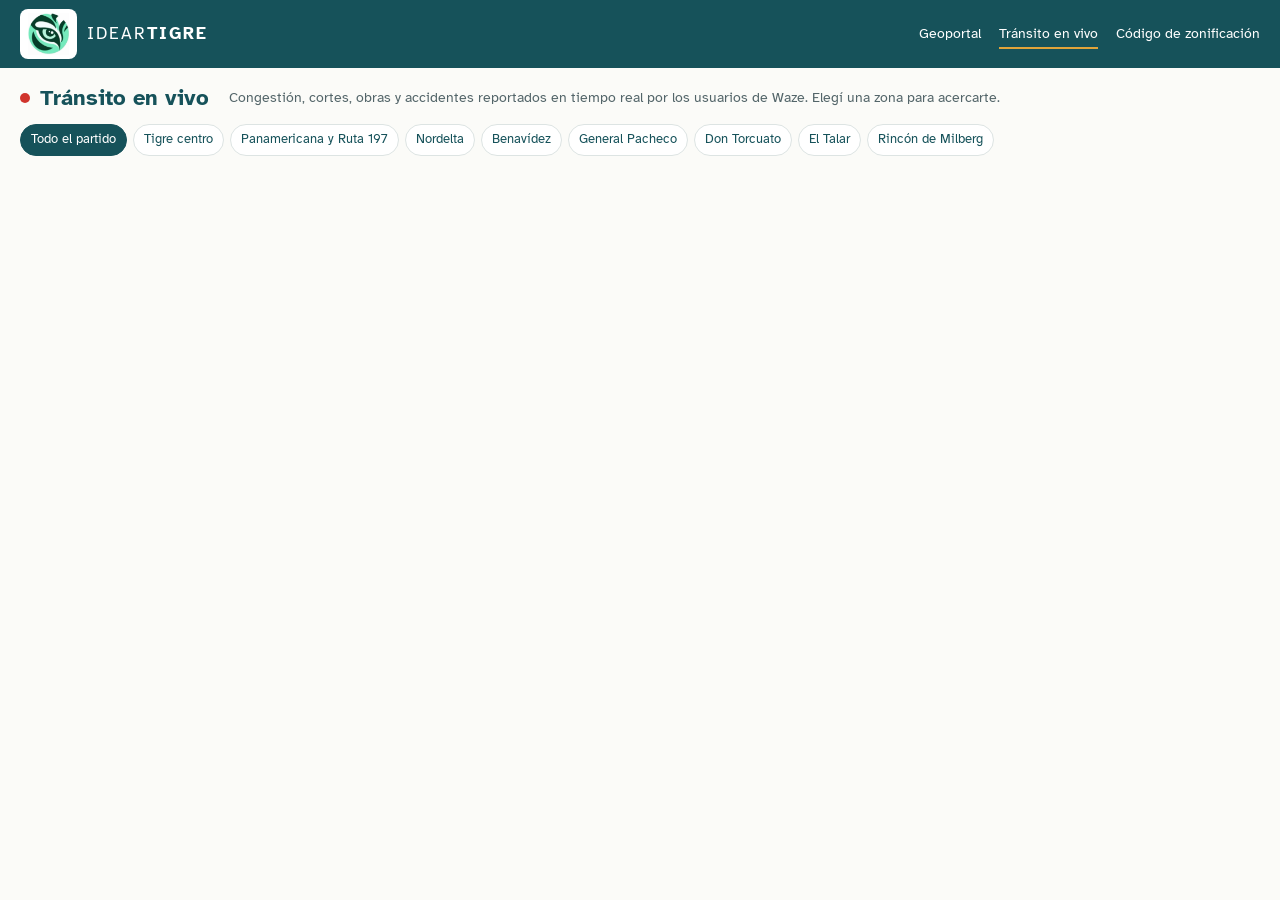
<file: transito.html>
<!DOCTYPE html>
<html lang="es">
<head>
  <meta charset="utf-8">
  <meta name="viewport" content="width=device-width, initial-scale=1">
  <title>Tránsito en vivo · Geoportal de Tigre</title>
  <meta name="description" content="Tránsito en tiempo real en el partido de Tigre: congestión, cortes y accidentes reportados en Waze.">
  <link rel="icon" href="data:image/svg+xml,<svg xmlns='http://www.w3.org/2000/svg' viewBox='0 0 100 100'><text y='.9em' font-size='90'>🗺️</text></svg>">
  <link rel="preconnect" href="https://fonts.googleapis.com">
  <link rel="preconnect" href="https://fonts.gstatic.com" crossorigin>
  <link href="https://fonts.googleapis.com/css2?family=Atkinson+Hyperlegible:ital,wght@0,400;0,700;1,400&display=swap" rel="stylesheet">
  <link rel="stylesheet" href="css/estilos.css">
</head>
<body class="pagina">
  <header class="barra">
    <a class="marca" href="./" aria-label="IDEAR Tigre, inicio">
      <img src="logo-idear.jpeg" alt="" onerror="this.remove()">
      <span class="marca-texto">IDEAR<strong>TIGRE</strong></span>
    </a>
    <nav class="barra-nav" aria-label="Secciones">
      <a href="./">Geoportal</a>
      <a href="transito.html" aria-current="page">Tránsito en vivo</a>
      <a href="zonificacion.html">Código de zonificación</a>
    </nav>
  </header>

  <main class="transito">
    <div class="transito-cabecera">
      <h1>Tránsito en vivo</h1>
      <p>Congestión, cortes, obras y accidentes reportados en tiempo real por los usuarios de Waze. Elegí una zona para acercarte.</p>
      <div class="saltos" id="saltos" role="group" aria-label="Ir a una zona"></div>
    </div>
    <iframe id="waze" class="marco-waze" title="Mapa de tránsito en vivo de Waze, centrado en Tigre"
      src="https://embed.waze.com/es/iframe?zoom=12&lat=-34.4300&lon=-58.6200"
      allowfullscreen loading="lazy"></iframe>
  </main>

  <script>
    // Zonas para acercar el mapa de Waze: el partido completo y los principales accesos
    const zonas = [
      { nombre: "Todo el partido", lat: -34.4300, lon: -58.6200, zoom: 12 },
      { nombre: "Tigre centro", lat: -34.4253, lon: -58.5797, zoom: 15 },
      { nombre: "Panamericana y Ruta 197", lat: -34.4695, lon: -58.6490, zoom: 14 },
      { nombre: "Nordelta", lat: -34.4057, lon: -58.6425, zoom: 14 },
      { nombre: "Benavídez", lat: -34.4128, lon: -58.6936, zoom: 14 },
      { nombre: "General Pacheco", lat: -34.4585, lon: -58.6392, zoom: 14 },
      { nombre: "Don Torcuato", lat: -34.4930, lon: -58.6260, zoom: 14 },
      { nombre: "El Talar", lat: -34.4660, lon: -58.6660, zoom: 14 },
      { nombre: "Rincón de Milberg", lat: -34.4060, lon: -58.6070, zoom: 14 }
    ];
    const marco = document.getElementById("waze");
    const cont = document.getElementById("saltos");
    zonas.forEach((z, i) => {
      const b = document.createElement("button");
      b.type = "button";
      b.textContent = z.nombre;
      b.setAttribute("aria-pressed", i === 0 ? "true" : "false");
      b.addEventListener("click", () => {
        marco.src = `https://embed.waze.com/es/iframe?zoom=${z.zoom}&lat=${z.lat}&lon=${z.lon}`;
        cont.querySelectorAll("button").forEach((o) => o.setAttribute("aria-pressed", o === b ? "true" : "false"));
      });
      cont.appendChild(b);
    });
  </script>
</body>
</html>
</file>
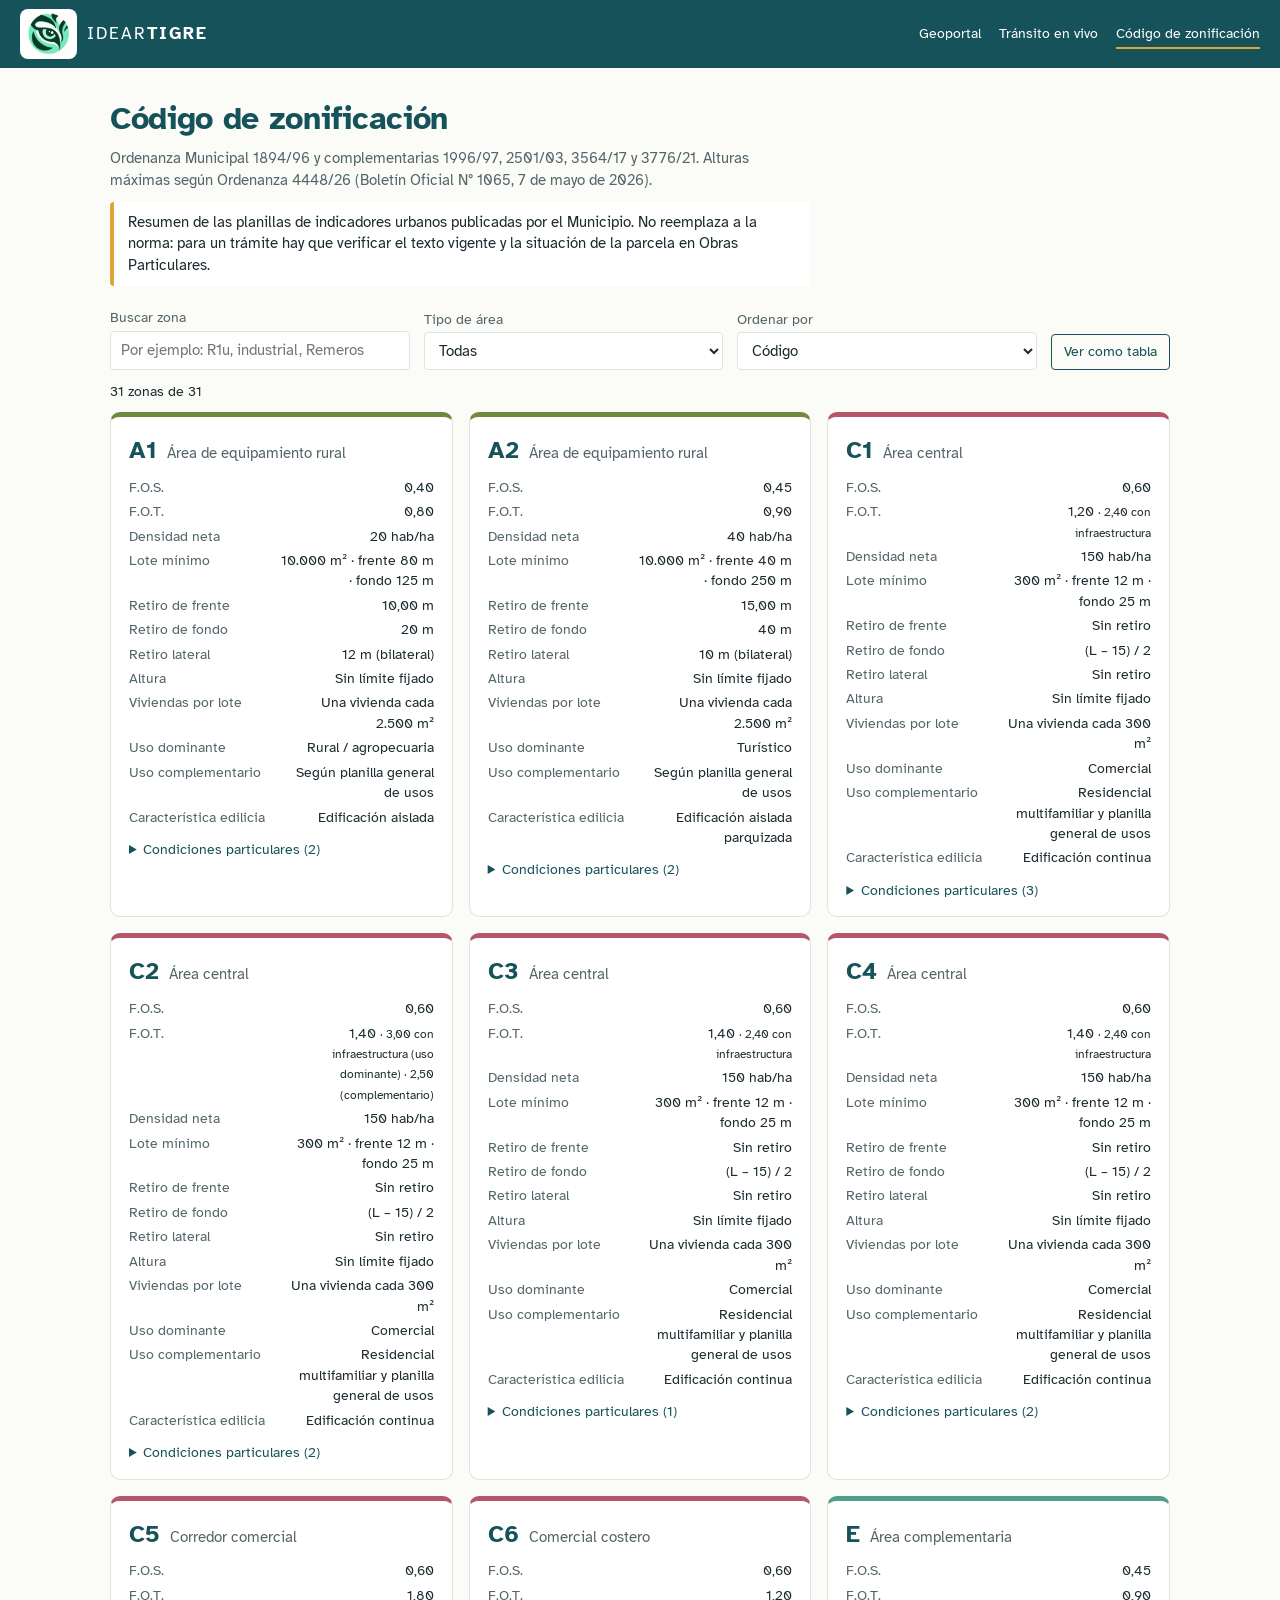
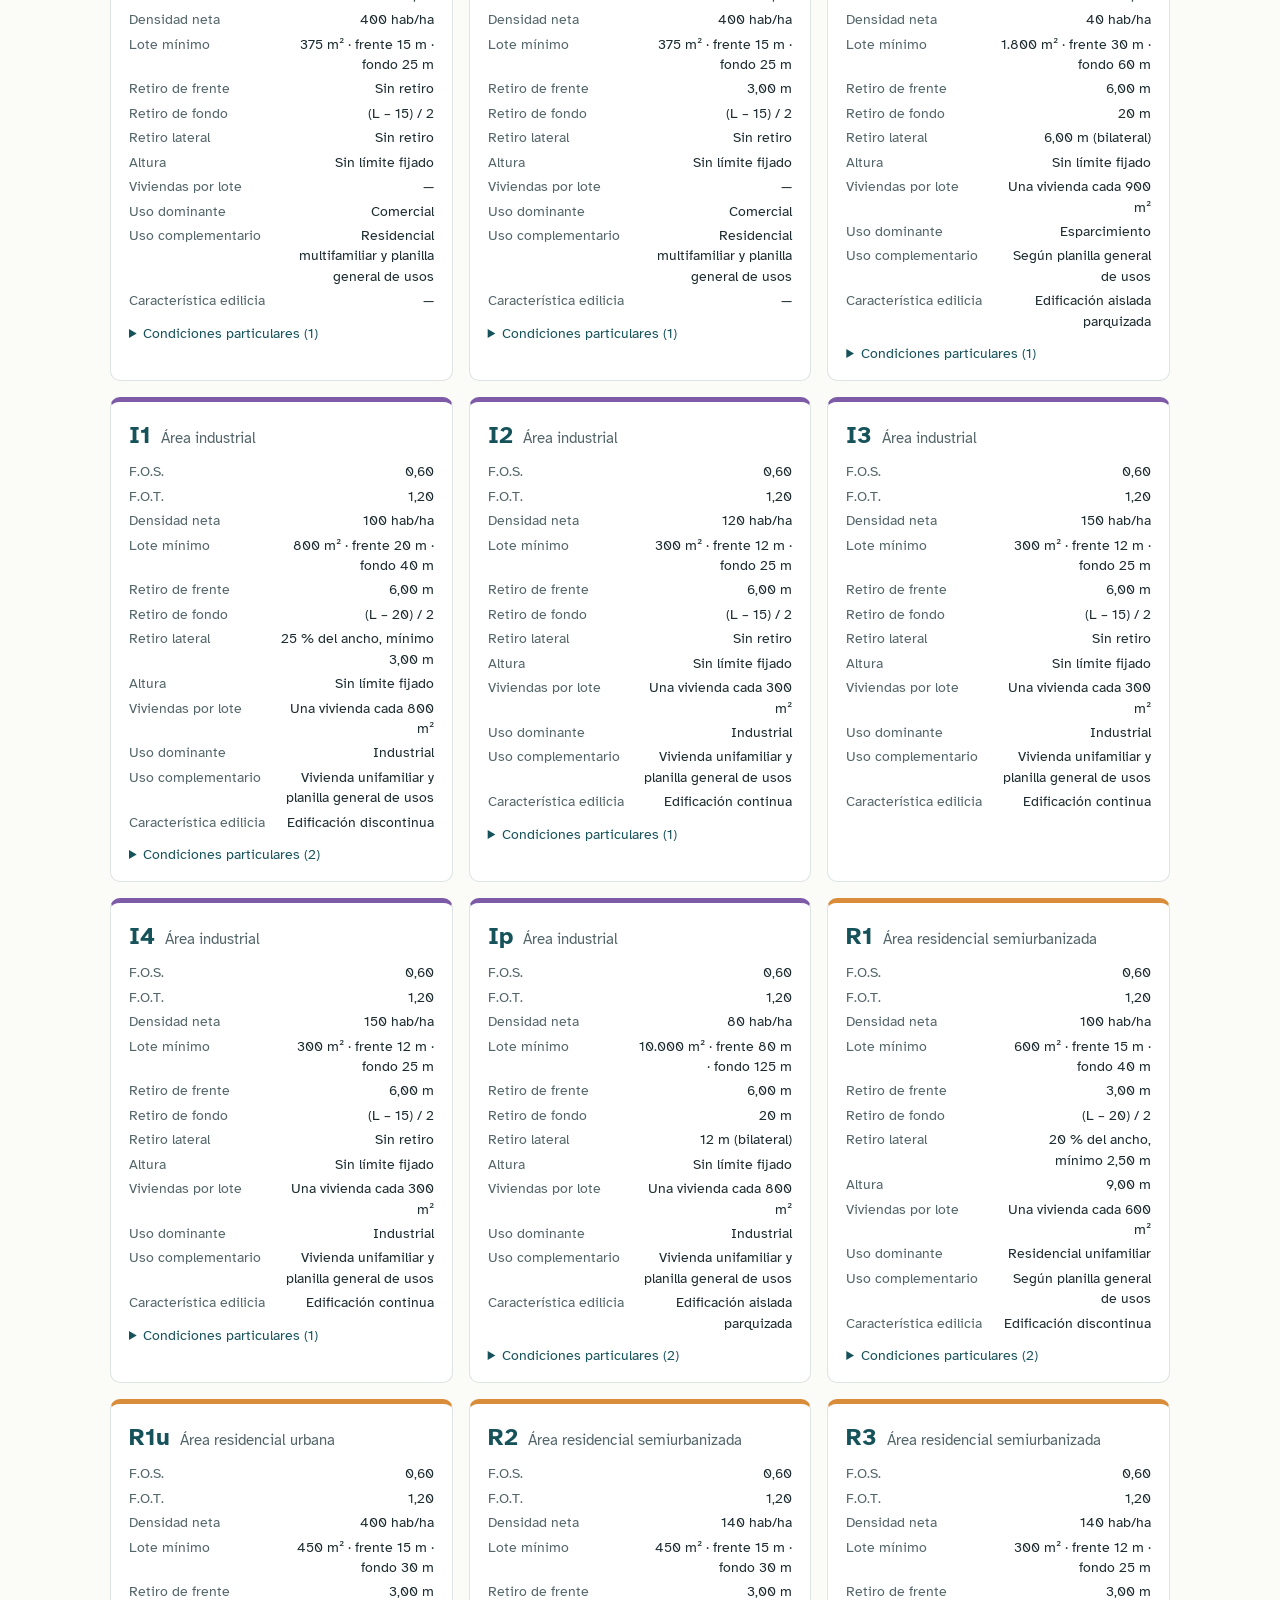
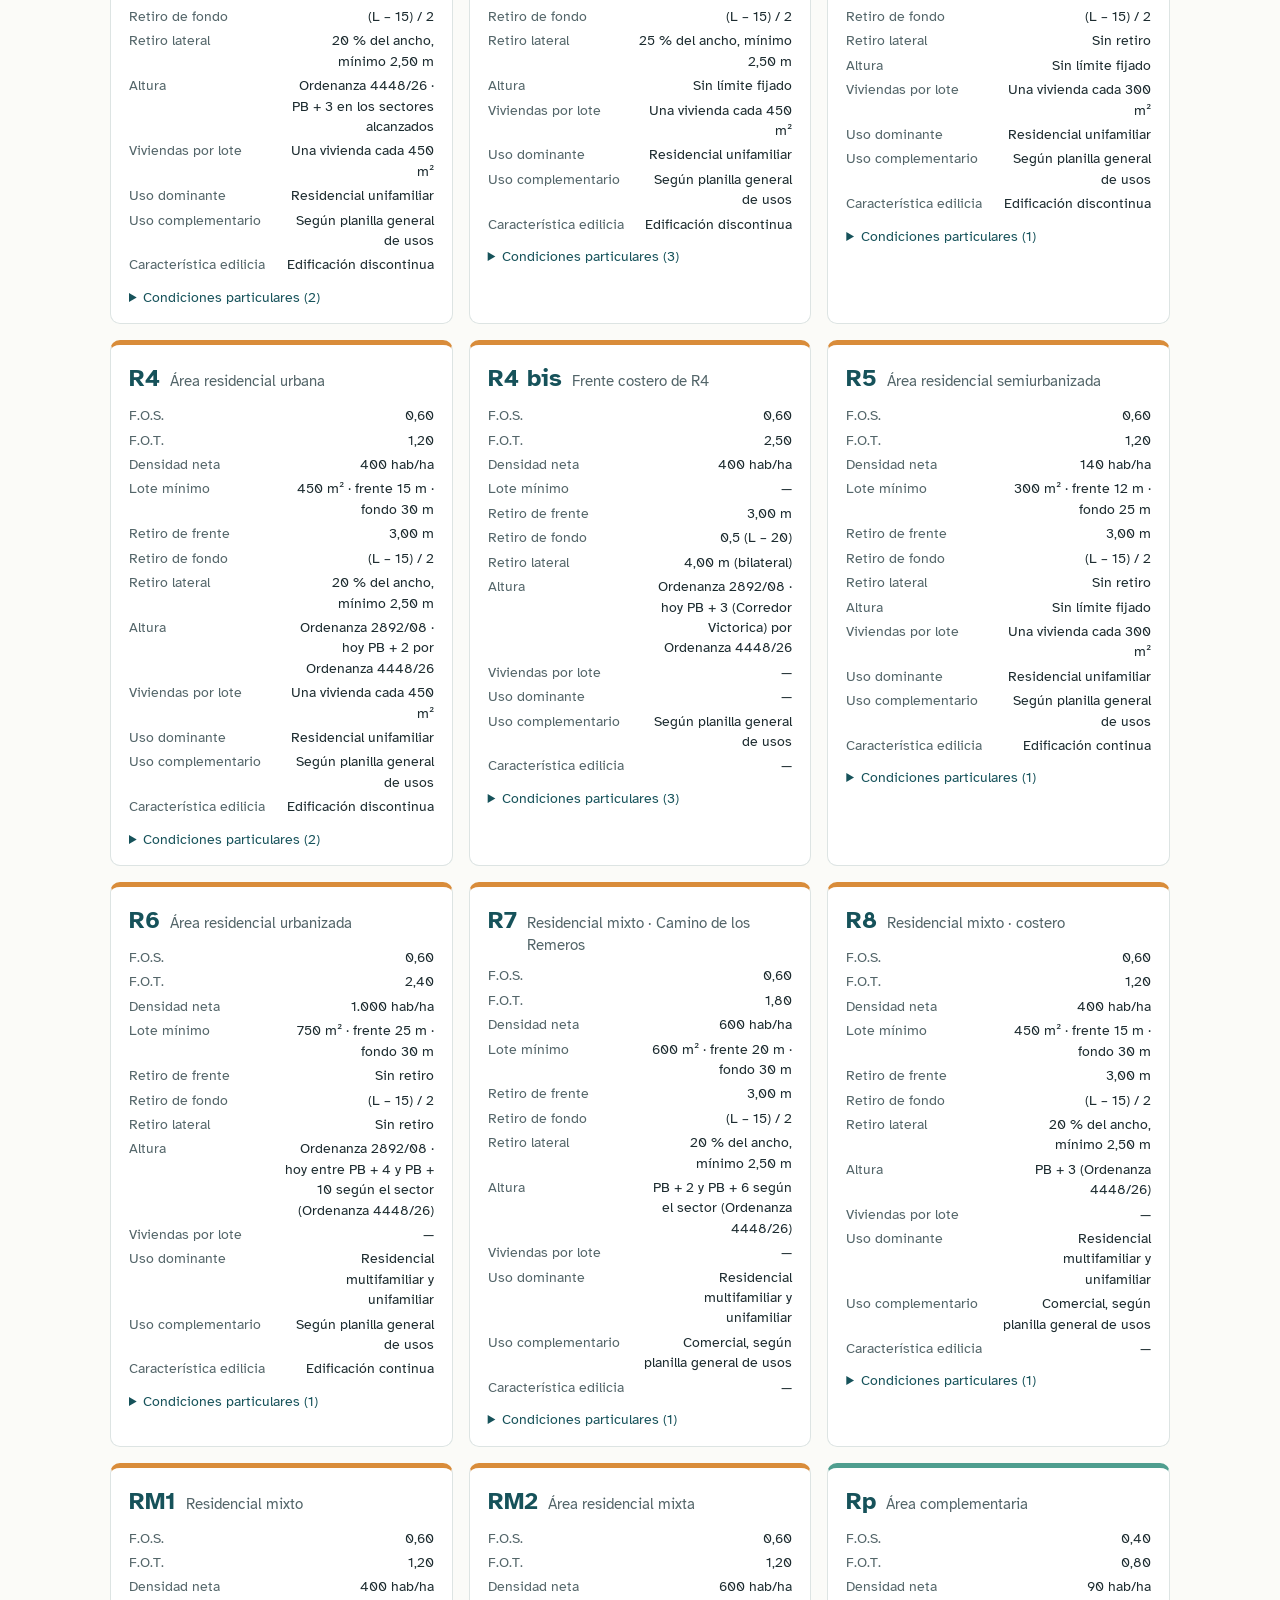
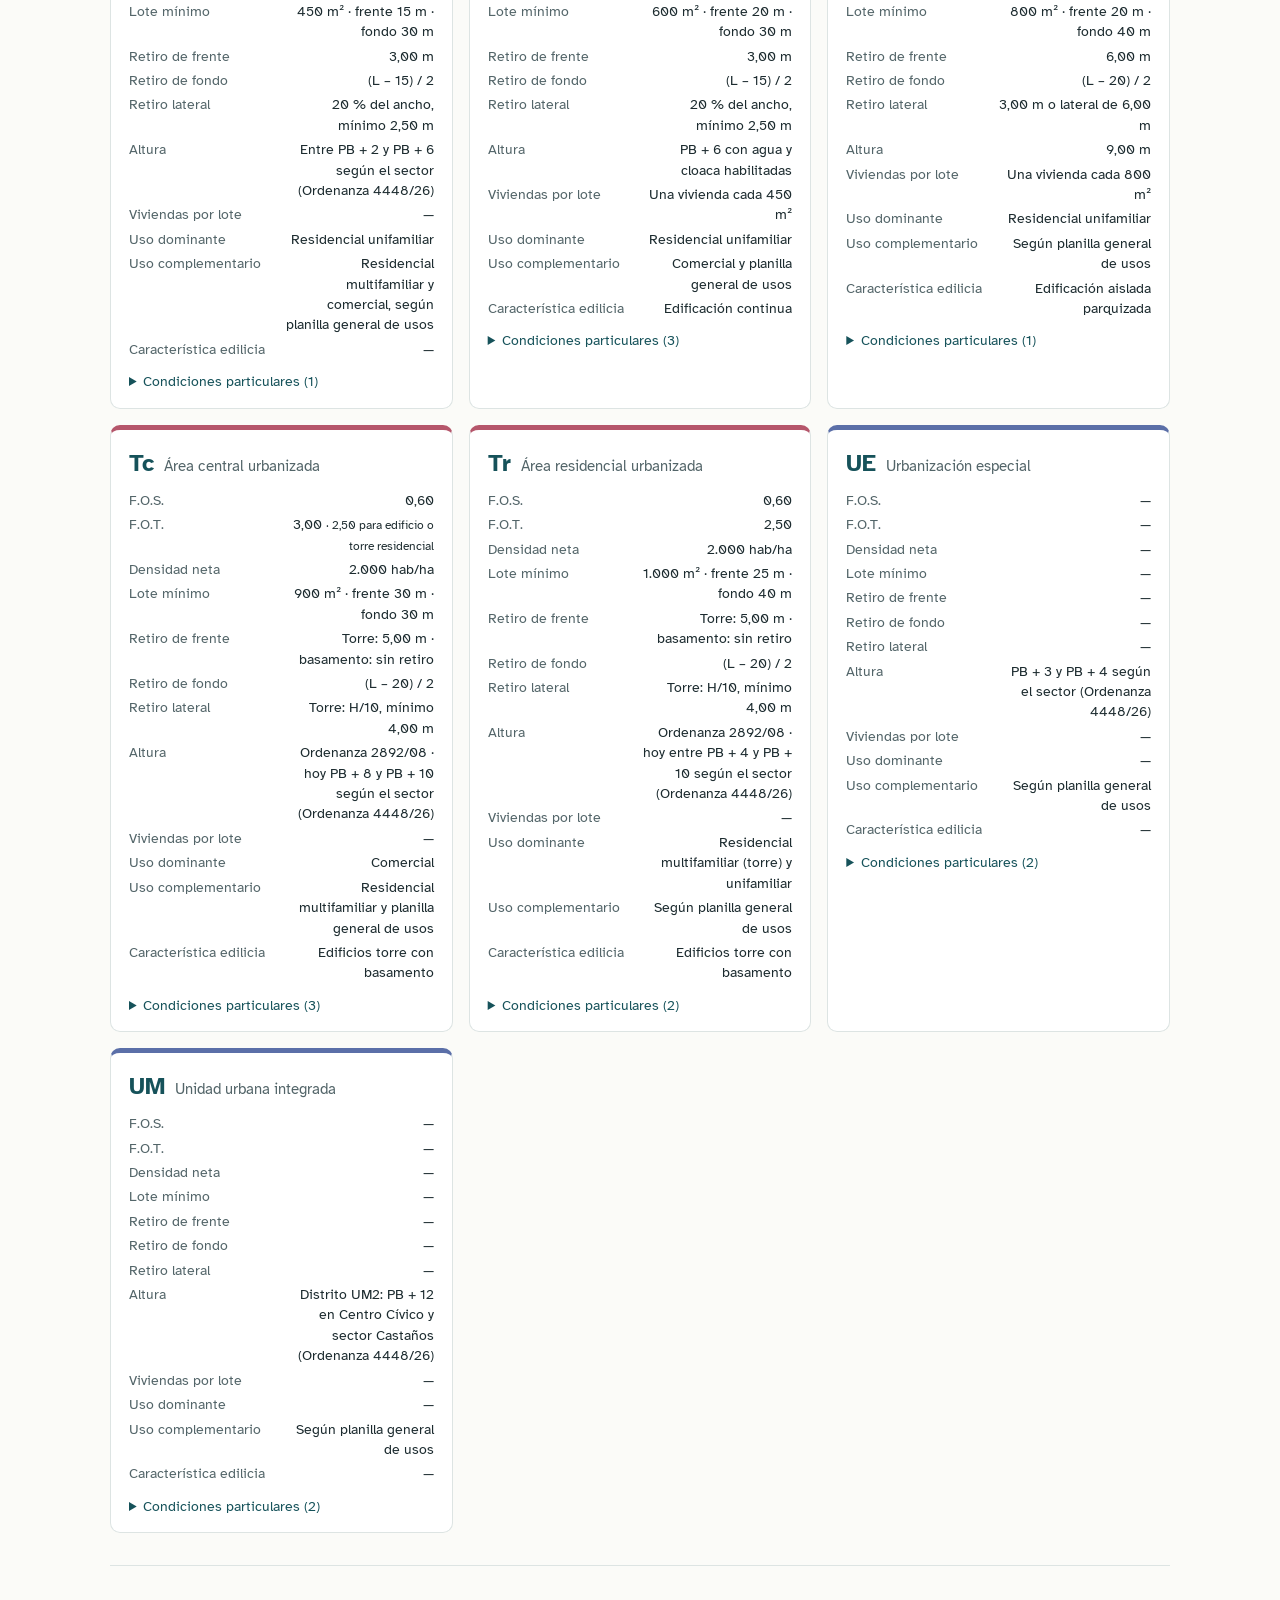
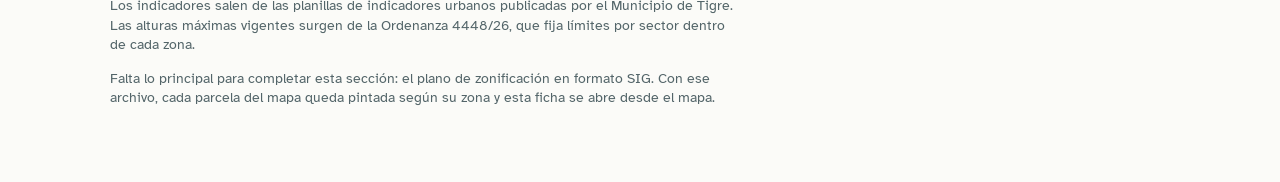
<file: zonificacion.html>
<!DOCTYPE html>
<html lang="es">
<head>
  <meta charset="utf-8">
  <meta name="viewport" content="width=device-width, initial-scale=1">
  <title>Código de zonificación · Geoportal de Tigre</title>
  <meta name="description" content="Indicadores urbanos por zona del Código de Zonificación del Partido de Tigre: F.O.S., F.O.T., densidad, lote mínimo, retiros y alturas.">
  <link rel="icon" href="data:image/svg+xml,<svg xmlns='http://www.w3.org/2000/svg' viewBox='0 0 100 100'><text y='.9em' font-size='90'>🗺️</text></svg>">
  <link rel="preconnect" href="https://fonts.googleapis.com">
  <link rel="preconnect" href="https://fonts.gstatic.com" crossorigin>
  <link href="https://fonts.googleapis.com/css2?family=Atkinson+Hyperlegible:ital,wght@0,400;0,700;1,400&display=swap" rel="stylesheet">
  <link rel="stylesheet" href="css/estilos.css">
</head>
<body class="pagina">
  <header class="barra">
    <a class="marca" href="./" aria-label="IDEAR Tigre, inicio">
      <img src="logo-idear.jpeg" alt="" onerror="this.remove()">
      <span class="marca-texto">IDEAR<strong>TIGRE</strong></span>
    </a>
    <nav class="barra-nav" aria-label="Secciones">
      <a href="./">Geoportal</a>
      <a href="transito.html">Tránsito en vivo</a>
      <a href="zonificacion.html" aria-current="page">Código de zonificación</a>
    </nav>
  </header>

  <main class="hoja">
    <h1>Código de zonificación</h1>
    <p class="entrada" id="referencia"></p>
    <p class="advertencia" id="advertencia"></p>

    <div class="controles">
      <div class="campo">
        <label for="buscar">Buscar zona</label>
        <input id="buscar" type="search" placeholder="Por ejemplo: R1u, industrial, Remeros" autocomplete="off">
      </div>
      <div class="campo">
        <label for="familia">Tipo de área</label>
        <select id="familia"><option value="">Todas</option></select>
      </div>
      <div class="campo">
        <label for="orden">Ordenar por</label>
        <select id="orden">
          <option value="codigo">Código</option>
          <option value="fot">F.O.T., de mayor a menor</option>
          <option value="densidad">Densidad, de mayor a menor</option>
          <option value="superficie">Lote mínimo, de mayor a menor</option>
        </select>
      </div>
      <button type="button" class="boton" id="verTabla">Ver como tabla</button>
    </div>

    <p class="conteo" id="conteo"></p>
    <div id="zonas" class="zonas"></div>
    <div id="tabla" class="tabla-envoltura" hidden></div>

    <footer class="pie-pagina">
      <p>Los indicadores salen de las planillas de indicadores urbanos publicadas por el Municipio de Tigre. Las alturas máximas vigentes surgen de la Ordenanza 4448/26, que fija límites por sector dentro de cada zona.</p>
      <p>Falta lo principal para completar esta sección: el plano de zonificación en formato SIG. Con ese archivo, cada parcela del mapa queda pintada según su zona y esta ficha se abre desde el mapa.</p>
    </footer>
  </main>

  <script src="js/zonificacion.js"></script>
</body>
</html>
</file>
<file: css/estilos.css>
/* Paleta tomada del Delta: agua, junco y limo */
:root {
  --rio: #16525A;
  --rio-claro: #DCEBEA;
  --junco: #6F8A3E;
  --limo: #9A6B2F;
  --papel: #FBFBF8;
  --superficie: #FFFFFF;
  --tinta: #1C2B2F;
  --tinta-suave: #536569;
  --borde: #DDE4E3;
  --apagado: #C8CFCE;
  --foco: #E0A43A;
  --sombra: 0 2px 10px rgba(22, 82, 90, .16);
  --radio-chico: 4px;
  --radio: 10px;
  --fuente: "Atkinson Hyperlegible", system-ui, -apple-system, "Segoe UI", Roboto, sans-serif;
  --ancho-panel: 360px;
  color-scheme: light;
}

@media (prefers-color-scheme: dark) {
  :root:not([data-theme="light"]) {
    --rio: #7CC3C0;
    --rio-claro: #1E3A3D;
    --junco: #A9C27A;
    --limo: #D9B27A;
    --papel: #11201F;
    --superficie: #182B2B;
    --tinta: #E4EEEC;
    --tinta-suave: #A3B7B5;
    --borde: #2C4543;
    --apagado: #3B5250;
    --sombra: 0 2px 12px rgba(0, 0, 0, .45);
    color-scheme: dark;
  }
}
:root[data-theme="dark"] {
  --rio: #7CC3C0; --rio-claro: #1E3A3D; --junco: #A9C27A; --limo: #D9B27A;
  --papel: #11201F; --superficie: #182B2B; --tinta: #E4EEEC; --tinta-suave: #A3B7B5;
  --borde: #2C4543; --apagado: #3B5250; --sombra: 0 2px 12px rgba(0, 0, 0, .45);
  color-scheme: dark;
}

* { box-sizing: border-box; }
html, body { height: 100%; margin: 0; }
body {
  font-family: var(--fuente);
  font-size: 15px;
  line-height: 1.45;
  color: var(--tinta);
  background: var(--papel);
}

:focus-visible { outline: 3px solid var(--foco); outline-offset: 2px; }
.visualmente-oculto {
  position: absolute; width: 1px; height: 1px; overflow: hidden;
  clip: rect(0 0 0 0); white-space: nowrap;
}

/* Barra superior de IDEAR Tigre */
.barra {
  display: flex; align-items: center; justify-content: space-between; gap: 16px;
  height: 68px; padding: 0 20px;
  background: #16525A; color: #FFFFFF;
}
.marca { display: flex; align-items: center; gap: 10px; color: inherit; text-decoration: none; }
.marca img { height: 50px; width: auto; padding: 4px 8px; background: #FFFFFF; border-radius: 8px; }
.marca-texto { font-size: 1.05rem; letter-spacing: .12em; }
.marca-texto strong { font-weight: 700; }
.barra-nav { display: flex; align-items: center; gap: 18px; font-size: .9rem; }
.barra-nav a { color: inherit; text-decoration: none; padding: 4px 0; border-bottom: 2px solid transparent; }
.barra-nav a[aria-current="page"] { border-bottom-color: var(--foco); }
.barra-nav a:hover { border-bottom-color: rgba(255, 255, 255, .5); }
.proximamente { opacity: .65; }

.app { display: flex; height: calc(100vh - 68px); height: calc(100dvh - 68px); }

/* Panel lateral */
.panel {
  width: var(--ancho-panel);
  flex-shrink: 0;
  overflow-y: auto;
  background: var(--papel);
  border-right: 1px solid var(--borde);
  display: flex;
  flex-direction: column;
}
.panel-cabecera {
  padding: 20px 20px 14px;
  position: relative;
}
.panel-cabecera h1 {
  margin: 0;
  font-size: 1.75rem;
  line-height: 1.1;
  letter-spacing: -.01em;
  color: var(--rio);
}
.subtitulo { margin: 4px 0 0; color: var(--tinta-suave); }

.seccion { padding: 14px 20px 18px; border-top: 1px solid var(--borde); }
.seccion h2 { margin: 0 0 10px; font-size: 1.05rem; }
.panel-pie { margin-top: auto; padding: 14px 20px 18px; font-size: .82rem; color: var(--tinta-suave); border-top: 1px solid var(--borde); }
.panel-pie p { margin: 0; }

/* Buscador */
.buscador { position: relative; padding: 0 20px 16px; }
.buscador input {
  width: 100%;
  padding: 10px 12px;
  font: inherit;
  color: var(--tinta);
  background: var(--superficie);
  border: 1px solid var(--borde);
  border-radius: var(--radio-chico);
}
.resultados {
  position: absolute; left: 20px; right: 20px; top: 44px; z-index: 1200;
  margin: 0; padding: 4px 0; list-style: none;
  background: var(--superficie); border: 1px solid var(--borde);
  border-radius: var(--radio-chico); box-shadow: var(--sombra);
}
.resultados li { padding: 7px 12px; cursor: pointer; }
.resultados li small { display: block; color: var(--tinta-suave); }
.resultados li[aria-selected="true"], .resultados li:hover { background: var(--rio-claro); }
.resultados .vacio { cursor: default; color: var(--tinta-suave); }

/* Lista de capas */
.grupo-capas + .grupo-capas { margin-top: 12px; }
.grupo-capas h3 { margin: 0 0 4px; font-size: .85rem; font-weight: 400; color: var(--tinta-suave); }
.capa {
  display: grid;
  grid-template-columns: auto 18px 1fr auto;
  align-items: center;
  gap: 8px;
  padding: 5px 0;
}
.capa input[type="checkbox"] { width: 17px; height: 17px; margin: 0; accent-color: var(--rio); }
.capa label { cursor: pointer; }
.muestra { width: 18px; height: 14px; border-radius: 2px; border: 2px solid; }
.muestra.punto { width: 12px; height: 12px; border-radius: 50%; justify-self: center; }
.muestra.linea { height: 0; border-width: 2px 0 0; }
.descargas { display: flex; gap: 6px; align-items: center; font-size: .78rem; }
.capa a, .capa .enlace { font-size: .78rem; color: var(--rio); }
.enlace { padding: 0; font-family: inherit; background: none; border: 0; border-bottom: 1px solid currentColor; cursor: pointer; }
.muestra.linea.multicolor { height: 3px; border: 0; border-radius: 2px; }
.muestra.multicolor {
  background: linear-gradient(90deg, #16525A 0 25%, #C9A46A 25% 50%, #6F8A3E 50% 75%, #B5566B 75% 100%);
  border-color: transparent;
}
.capa.cargando label::after {
  content: " cargando…"; font-size: .78rem; color: var(--tinta-suave);
}
.capa.cargando { opacity: .7; }
.capa .error { grid-column: 3 / -1; font-size: .8rem; color: #B3261E; }

/* Controles */
.campo { margin-bottom: 10px; }
.campo label { display: block; margin-bottom: 3px; font-size: .85rem; color: var(--tinta-suave); }
select {
  width: 100%; padding: 8px 10px; font: inherit; color: var(--tinta);
  background: var(--superficie); border: 1px solid var(--borde); border-radius: var(--radio-chico);
}
.nota { margin: 0 0 10px; font-size: .88rem; color: var(--tinta-suave); }
.nota:empty, .fuente:empty { display: none; }
.fuente { margin: 10px 0 0; font-size: .78rem; color: var(--tinta-suave); }

.boton {
  display: inline-block; padding: 7px 12px; font: inherit; font-size: .88rem;
  color: var(--rio); background: transparent;
  border: 1px solid var(--rio); border-radius: var(--radio-chico); cursor: pointer;
}
.boton:hover { background: var(--rio-claro); }
.boton-archivo input { position: absolute; opacity: 0; width: 1px; height: 1px; }
.boton-archivo:focus-within { outline: 3px solid var(--foco); outline-offset: 2px; }

/* Selector de año */
.anios { display: flex; gap: 0; margin: 2px 0 10px; border: 1px solid var(--rio); border-radius: var(--radio-chico); overflow: hidden; }
.anio {
  flex: 1; padding: 6px 0; font: inherit; font-weight: 700; font-variant-numeric: tabular-nums;
  color: var(--rio); background: transparent; border: 0; cursor: pointer;
}
.anio + .anio { border-left: 1px solid var(--rio); }
.anio[aria-pressed="true"] { color: var(--papel); background: var(--rio); }
.anio:hover:not([aria-pressed="true"]) { background: var(--rio-claro); }

/* Leyenda con histograma: el elemento central del panel */
.histograma { width: 100%; height: auto; display: block; margin-top: 4px; }
.histograma .barra { transition: opacity .15s; }
.histograma .fuera { opacity: .18; }
.clases { list-style: none; margin: 10px 0 0; padding: 0; font-size: .85rem; }
.clases li { display: flex; align-items: center; gap: 8px; padding: 2px 0; }
.clases .sw { width: 22px; height: 12px; border-radius: 2px; flex-shrink: 0; }
.clases .n { margin-left: auto; color: var(--tinta-suave); font-variant-numeric: tabular-nums; }
.clases label { display: flex; align-items: center; gap: 8px; width: 100%; cursor: pointer; }

.acciones-cat { display: flex; gap: 6px; margin-top: 8px; }
.doble-rango { position: relative; height: 28px; margin-top: 2px; }
.doble-rango input {
  position: absolute; left: 0; right: 0; top: 6px; width: 100%; margin: 0;
  background: none; pointer-events: none; -webkit-appearance: none; appearance: none;
}
.doble-rango input::-webkit-slider-runnable-track { height: 4px; background: var(--apagado); border-radius: 2px; }
.doble-rango input:last-child::-webkit-slider-runnable-track { background: transparent; }
.doble-rango input::-moz-range-track { height: 4px; background: var(--apagado); border-radius: 2px; }
.doble-rango input:last-child::-moz-range-track { background: transparent; }
.doble-rango input::-webkit-slider-thumb {
  -webkit-appearance: none; pointer-events: auto; width: 18px; height: 18px; margin-top: -7px;
  border-radius: 50%; background: var(--superficie); border: 3px solid var(--rio); cursor: grab;
}
.doble-rango input::-moz-range-thumb {
  pointer-events: auto; width: 14px; height: 14px;
  border-radius: 50%; background: var(--superficie); border: 3px solid var(--rio); cursor: grab;
}
.rango-valores { display: flex; justify-content: space-between; font-size: .85rem; font-variant-numeric: tabular-nums; }
.conteo { margin: 8px 0 0; font-size: .85rem; }
.conteo button { margin-left: 6px; padding: 2px 8px; font-size: .8rem; }

.leaflet-tooltip.etiqueta {
  background: none; border: 0; box-shadow: none; padding: 0;
  font-size: .82rem; font-weight: 700; color: var(--tinta);
  text-shadow: 0 0 3px var(--papel), 0 0 6px var(--papel), 0 0 9px var(--papel);
  white-space: nowrap; pointer-events: none;
}
.leaflet-tooltip.etiqueta::before { display: none; }
.flecha svg { display: block; opacity: .95; }

/* Mapa */
.mapa-contenedor { position: relative; flex: 1; min-width: 0; }
#mapa { position: absolute; inset: 0; background: var(--rio-claro); }
.leaflet-container { font-family: var(--fuente); }

.aviso {
  position: absolute; top: 12px; left: 50%; transform: translateX(-50%); z-index: 1000;
  max-width: min(520px, calc(100% - 24px));
  padding: 10px 14px; background: var(--superficie); color: var(--tinta);
  border-left: 4px solid var(--foco); border-radius: var(--radio-chico); box-shadow: var(--sombra);
}

/* Ficha del elemento seleccionado */
.ficha {
  position: absolute; top: 12px; right: 12px; z-index: 1000;
  width: min(320px, calc(100% - 24px)); max-height: calc(100% - 90px); overflow-y: auto;
  padding: 16px 18px; background: var(--superficie);
  border-radius: var(--radio); box-shadow: var(--sombra);
  border-top: 4px solid var(--limo);
}
.ficha h2 { margin: 0 28px 2px 0; font-size: 1.25rem; line-height: 1.2; }
.ficha .capa-origen { margin: 0 0 10px; font-size: .82rem; color: var(--tinta-suave); }
.ficha dl { margin: 0; display: grid; grid-template-columns: minmax(0, 1.1fr) minmax(0, 1fr); gap: 4px 12px; font-size: .9rem; }
.ficha dt { color: var(--tinta-suave); }
.ficha dd { margin: 0; text-align: right; font-variant-numeric: tabular-nums; overflow-wrap: anywhere; }
.ficha-cerrar {
  position: absolute; top: 8px; right: 8px; width: 32px; height: 32px;
  font-size: 1.4rem; line-height: 1; color: var(--tinta-suave);
  background: none; border: 0; border-radius: 50%; cursor: pointer;
}
.ficha-cerrar:hover { background: var(--rio-claro); }
.comparacion { margin-top: 14px; }
.comparacion h3 { margin: 0 0 6px; font-size: .9rem; }
.comp-item { margin-bottom: 9px; font-size: .85rem; }
.comp-item .fila { display: flex; justify-content: space-between; gap: 8px; }
.comp-item .puesto { color: var(--tinta-suave); white-space: nowrap; text-align: right; }
.comp-item.activa > .fila span:first-child { font-weight: 700; }
.serie { margin-top: 3px; font-size: .78rem; color: var(--tinta-suave); font-variant-numeric: tabular-nums; }
.pista { position: relative; height: 6px; margin-top: 3px; background: var(--rio-claro); border-radius: 3px; }
.pista span { position: absolute; top: -3px; width: 12px; height: 12px; margin-left: -6px; border-radius: 50%; background: var(--rio); border: 2px solid var(--superficie); }

/* Modo equipo */
.informe { margin-top: 12px; font-size: .85rem; }
.informe ul { margin: 6px 0; padding-left: 18px; }
.informe .ok { color: var(--junco); }
.informe .alerta { color: #B3261E; }
.informe pre {
  max-height: 220px; overflow: auto; padding: 8px; font-size: .75rem;
  background: var(--superficie); border: 1px solid var(--borde); border-radius: var(--radio-chico);
}
.informe .acciones { display: flex; flex-wrap: wrap; gap: 6px; margin-top: 8px; }

/* Botones del panel en pantallas chicas */
.boton-panel-abrir, .boton-panel-cerrar { display: none; }

@media (max-width: 760px) {
  .barra { height: 58px; padding: 0 14px; }
  .marca img { height: 42px; }
  .barra-nav .proximamente { display: none; }
  .app { display: block; position: relative; height: calc(100dvh - 58px); }
  .panel {
    position: fixed; left: 0; right: 0; bottom: 0; z-index: 1500;
    width: auto; max-height: 72dvh;
    border-right: 0; border-radius: 14px 14px 0 0; box-shadow: var(--sombra);
    transform: translateY(105%); transition: transform .25s ease;
  }
  .panel.abierto { transform: none; }
  .panel-cabecera { padding-top: 16px; }
  .panel-cabecera h1 { font-size: 1.4rem; }
  .mapa-contenedor { position: absolute; inset: 0; }
  .boton-panel-abrir {
    display: block; position: absolute; left: 50%; bottom: 22px; transform: translateX(-50%); z-index: 1000;
    padding: 11px 20px; font: inherit; font-weight: 700;
    color: #fff; background: var(--rio); border: 0; border-radius: 999px; box-shadow: var(--sombra);
  }
  :root:not([data-theme="light"]) .boton-panel-abrir { color: var(--papel); }
  .boton-panel-cerrar {
    display: block; position: absolute; top: 14px; right: 16px;
    padding: 6px 12px; font: inherit; font-size: .85rem;
    color: var(--rio); background: var(--rio-claro); border: 0; border-radius: 999px;
  }
  .ficha { top: auto; bottom: 78px; left: 12px; right: 12px; width: auto; max-height: 45dvh; }
}

@media (prefers-reduced-motion: reduce) {
  * { transition: none !important; }
}


/* ---------- Páginas de contenido (código de zonificación) ---------- */
body.pagina { background: var(--papel); }
.hoja { max-width: 1100px; margin: 0 auto; padding: 28px 20px 60px; }
.hoja h1 { margin: 0 0 6px; font-size: 2rem; color: var(--rio); letter-spacing: -.01em; }
.entrada { margin: 0 0 10px; color: var(--tinta-suave); max-width: 70ch; }
.advertencia {
  max-width: 70ch; margin: 0 0 22px; padding: 10px 14px;
  background: var(--superficie); border-left: 4px solid var(--foco); border-radius: var(--radio-chico);
  font-size: .92rem;
}
.controles { display: flex; flex-wrap: wrap; gap: 14px; align-items: flex-end; margin-bottom: 12px; }
.controles .campo { margin: 0; min-width: 180px; flex: 1 1 180px; }
.controles input {
  width: 100%; padding: 8px 10px; font: inherit; color: var(--tinta);
  background: var(--superficie); border: 1px solid var(--borde); border-radius: var(--radio-chico);
}
.controles .boton { flex: 0 0 auto; }

.zonas { display: grid; grid-template-columns: repeat(auto-fill, minmax(330px, 1fr)); gap: 16px; margin-top: 10px; }
.zona {
  padding: 16px 18px; background: var(--superficie);
  border: 1px solid var(--borde); border-radius: var(--radio); border-top: 5px solid var(--rio);
}
.zona-residencial { border-top-color: #D98C3A; }
.zona-central { border-top-color: #B5566B; }
.zona-industrial { border-top-color: #7D5BA6; }
.zona-rural { border-top-color: #6F8A3E; }
.zona-complementaria { border-top-color: #4F9E8F; }
.zona-especial { border-top-color: #5B6FA8; }
.zona header { display: flex; align-items: baseline; gap: 10px; margin-bottom: 10px; }
.zona .codigo { font-size: 1.5rem; font-weight: 700; color: var(--rio); }
.zona h2 { margin: 0; font-size: .95rem; font-weight: 400; color: var(--tinta-suave); }
.zona dl { margin: 0; display: grid; grid-template-columns: minmax(0, 1fr) minmax(0, 1.1fr); gap: 4px 12px; font-size: .88rem; }
.zona dt { color: var(--tinta-suave); }
.zona dd { margin: 0; text-align: right; overflow-wrap: anywhere; }
.zona details { margin-top: 12px; font-size: .85rem; }
.zona summary { cursor: pointer; color: var(--rio); }
.zona details ul { margin: 8px 0 0; padding-left: 18px; color: var(--tinta-suave); }
.zona details li + li { margin-top: 5px; }

.tabla-envoltura { overflow-x: auto; margin-top: 10px; }
.tabla { border-collapse: collapse; width: 100%; font-size: .88rem; }
.tabla th, .tabla td { padding: 7px 10px; text-align: left; border-bottom: 1px solid var(--borde); white-space: nowrap; }
.tabla th { position: sticky; top: 0; background: var(--rio); color: #FFFFFF; font-size: .82rem; }
.tabla tbody tr:hover { background: var(--rio-claro); }

.pie-pagina { margin-top: 32px; padding-top: 16px; border-top: 1px solid var(--borde); font-size: .85rem; color: var(--tinta-suave); }
.pie-pagina p { max-width: 70ch; }


/* ---------- Dar mi aporte ---------- */
.aporte-caja { padding: 0 20px 14px; }
.aporte-caja p { margin: 6px 0 0; font-size: .82rem; color: var(--tinta-suave); }
.boton-aporte {
  width: 100%; padding: 10px 14px; font: inherit; font-weight: 700;
  color: #FFFFFF; background: #9A6B2F; border: 0; border-radius: var(--radio-chico); cursor: pointer;
}
.boton-aporte:hover { filter: brightness(1.08); }
.dialogo {
  width: min(560px, calc(100% - 24px)); max-height: calc(100dvh - 40px); padding: 0;
  color: var(--tinta); background: var(--superficie);
  border: 0; border-radius: var(--radio); box-shadow: var(--sombra);
}
.dialogo::backdrop { background: rgba(10, 30, 32, .45); }
.dialogo form { padding: 18px 20px 20px; position: relative; }
.dialogo header { display: flex; align-items: center; justify-content: space-between; margin-bottom: 6px; }
.dialogo h2 { margin: 0; font-size: 1.3rem; color: var(--rio); }
.dialogo .ficha-cerrar { position: static; }
.dialogo textarea, .dialogo input[type="text"], .dialogo input[type="email"] {
  width: 100%; padding: 8px 10px; font: inherit; color: var(--tinta);
  background: var(--papel); border: 1px solid var(--borde); border-radius: var(--radio-chico);
}
.dialogo input[type="file"] { font: inherit; font-size: .88rem; }
.nota.pequena { margin-top: 4px; font-size: .78rem; }
.casilla { display: flex; gap: 8px; align-items: center; margin: 4px 0 12px; font-size: .9rem; }
.campo-doble { display: grid; grid-template-columns: 1fr 1fr; gap: 12px; }
.alerta-form { margin: 6px 0 0; padding: 8px 10px; color: #7A1F1A; background: #FBE9E7; border-radius: var(--radio-chico); font-size: .88rem; }
.acciones-dialogo { display: flex; justify-content: flex-end; gap: 8px; margin-top: 14px; }
.boton-principal { color: #FFFFFF; background: var(--rio); border-color: var(--rio); }
.boton-principal:hover { background: var(--rio); filter: brightness(1.1); }
.boton-principal:disabled { opacity: .6; cursor: wait; }
@media (max-width: 560px) { .campo-doble { grid-template-columns: 1fr; } }

/* enlaces extra: en la ficha y al pie de un grupo de capas */
.enlace-ficha { margin: 12px 0 0; font-size: .88rem; }
.enlace-ficha a, .fuente a { color: var(--rio); }
.enlace-grupo {
  display: flex; justify-content: space-between; align-items: center;
  margin-top: 6px; padding: 7px 10px; font-size: .9rem; font-weight: 700;
  color: var(--rio); background: var(--rio-claro); border-radius: var(--radio-chico); text-decoration: none;
}
.enlace-grupo:hover { filter: brightness(.97); }
.enlace-grupo::before {
  content: ""; width: 8px; height: 8px; margin-right: 8px; border-radius: 50%;
  background: #D0342C; box-shadow: 0 0 0 0 rgba(208, 52, 44, .6); animation: vivo 1.6s infinite;
}
.enlace-grupo span { margin-left: auto; }
@keyframes vivo { 70% { box-shadow: 0 0 0 7px rgba(208, 52, 44, 0); } 100% { box-shadow: 0 0 0 0 rgba(208, 52, 44, 0); } }
@media (prefers-reduced-motion: reduce) { .enlace-grupo::before { animation: none; } }

/* página de tránsito en vivo */
.transito { display: grid; grid-template-rows: auto 1fr; height: calc(100dvh - 68px); }
.transito-cabecera { padding: 14px 20px 10px; display: flex; flex-wrap: wrap; gap: 10px 20px; align-items: center; }
.transito-cabecera h1 { margin: 0; font-size: 1.4rem; color: var(--rio); display: flex; align-items: center; gap: 10px; }
.transito-cabecera h1::before { content: ""; width: 10px; height: 10px; border-radius: 50%; background: #D0342C; animation: vivo 1.6s infinite; }
.transito-cabecera p { margin: 0; font-size: .85rem; color: var(--tinta-suave); flex: 1 1 320px; }
.saltos { display: flex; flex-wrap: wrap; gap: 6px; width: 100%; }
.saltos button { padding: 5px 10px; font: inherit; font-size: .82rem; color: var(--rio); background: var(--superficie); border: 1px solid var(--borde); border-radius: 999px; cursor: pointer; }
.saltos button[aria-pressed="true"] { color: #FFFFFF; background: var(--rio); border-color: var(--rio); }
.marco-waze { width: 100%; height: 100%; border: 0; display: block; }
@media (max-width: 760px) { .transito { height: calc(100dvh - 58px); } }
</file>
